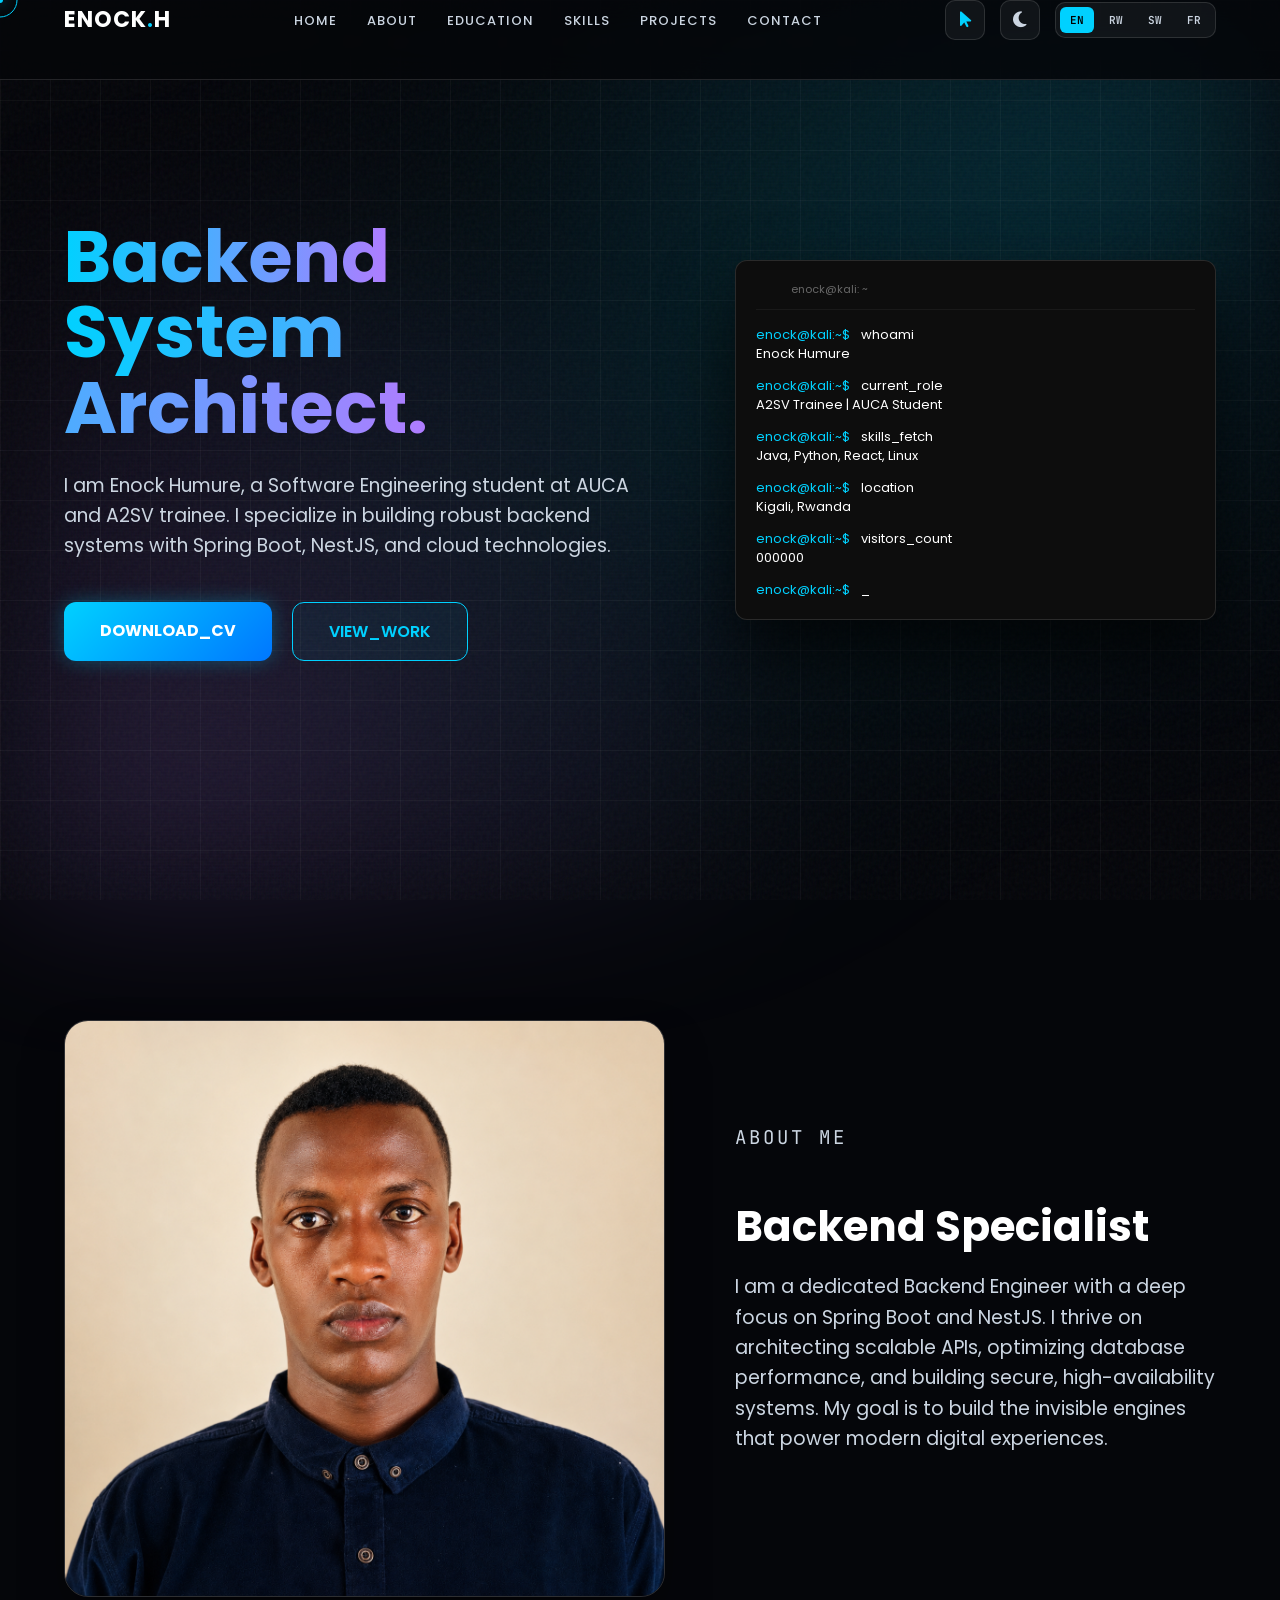
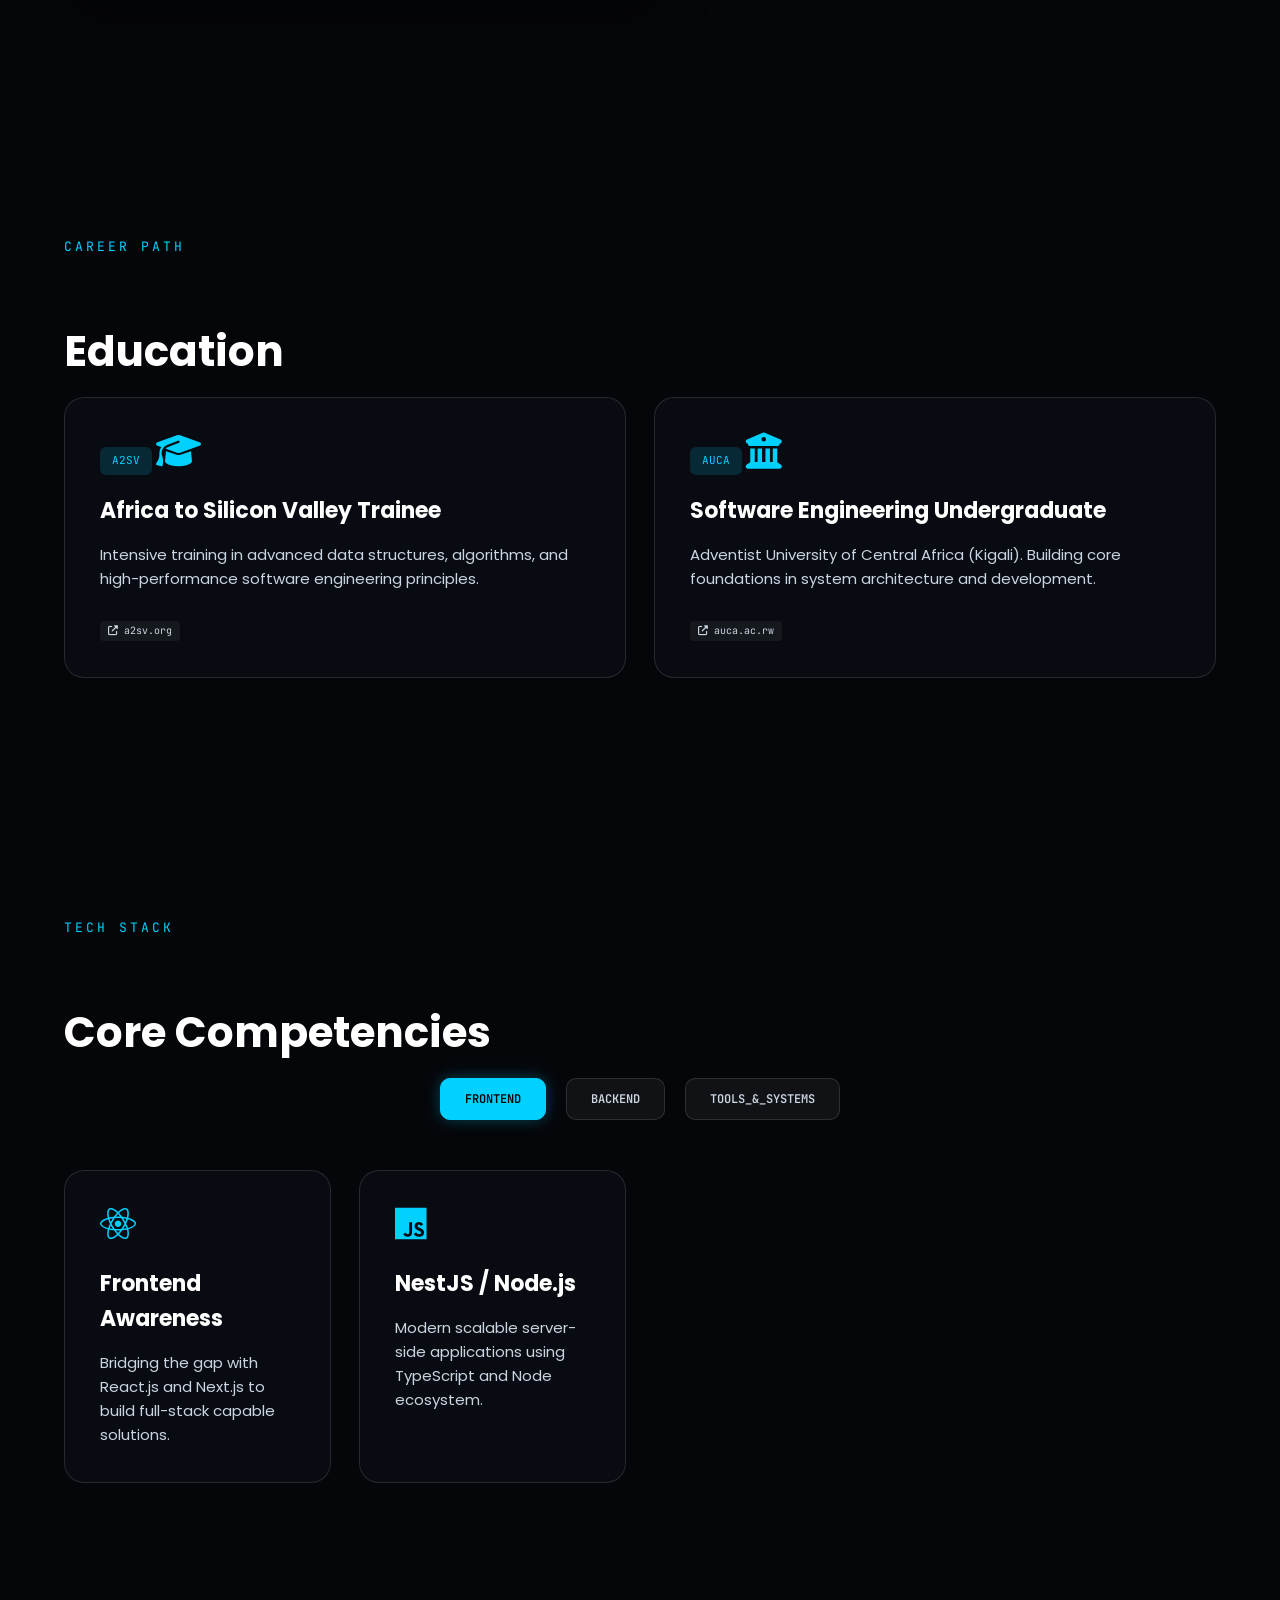
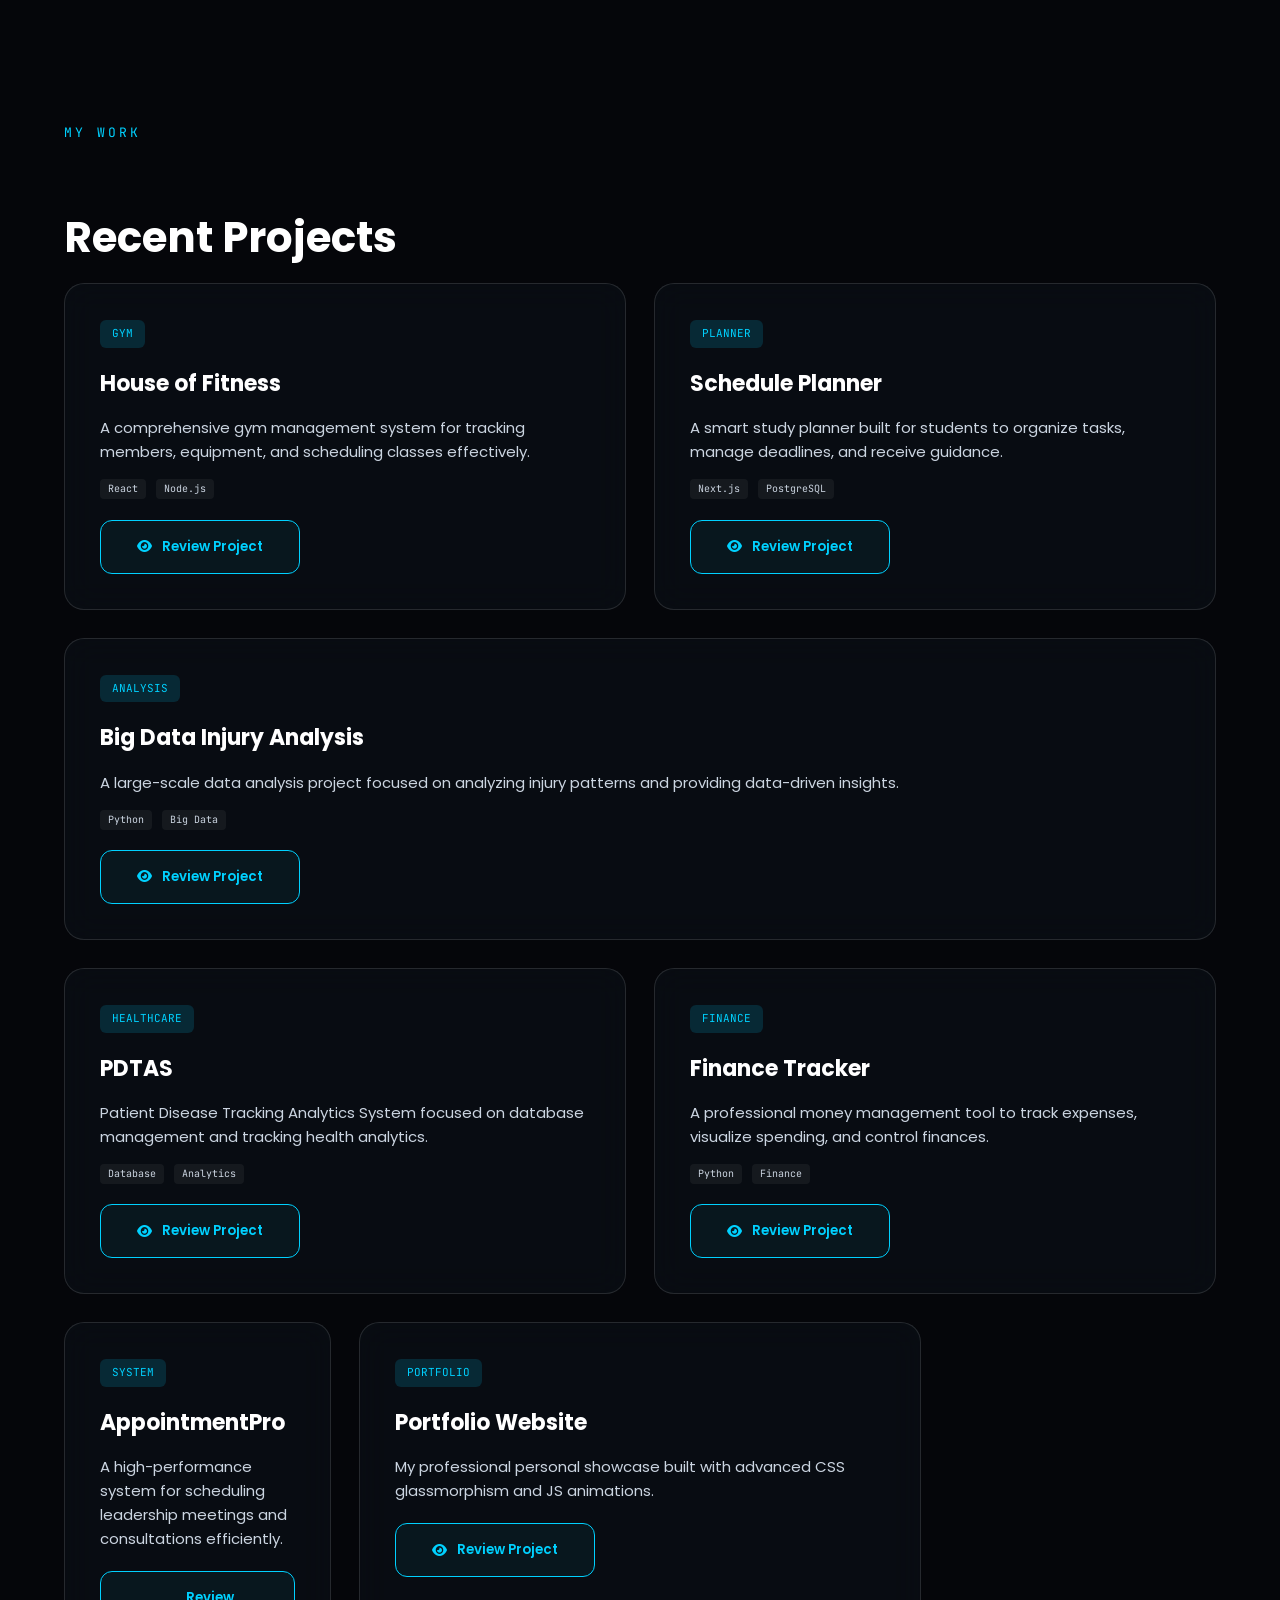
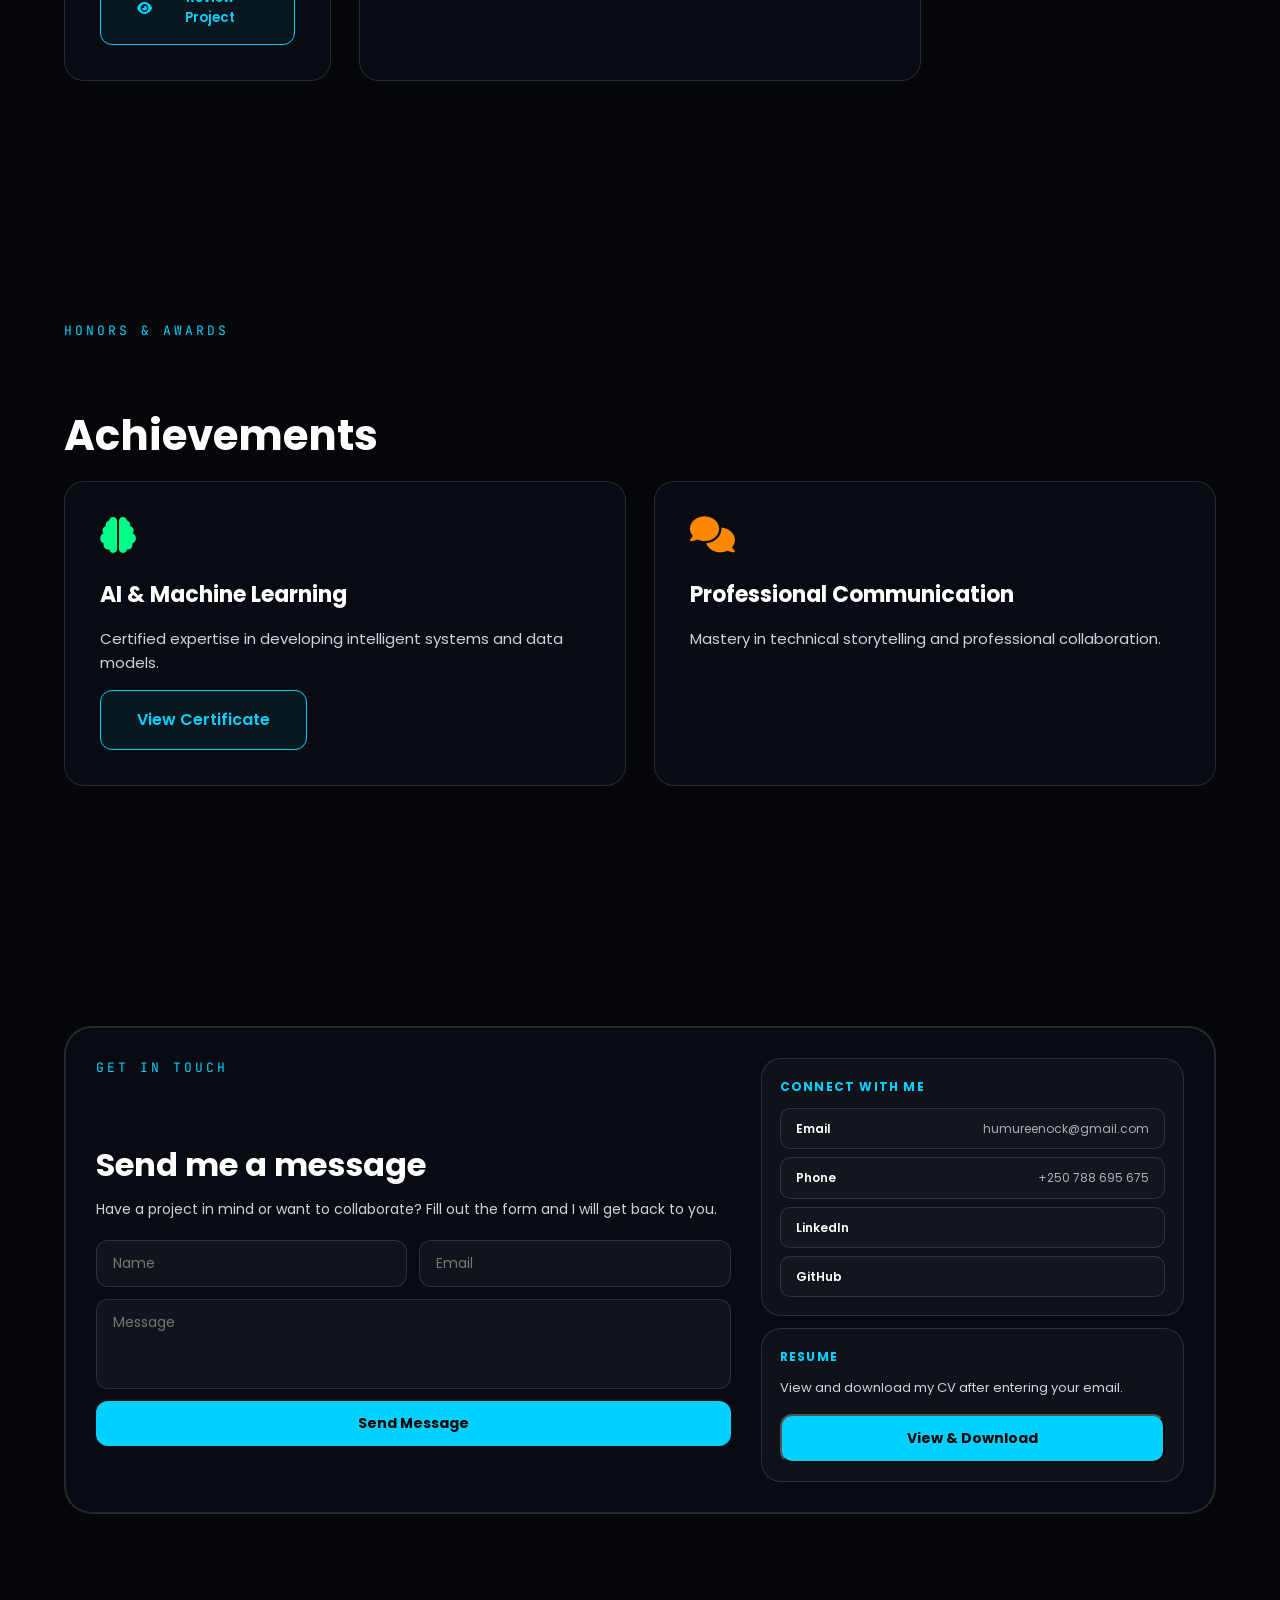
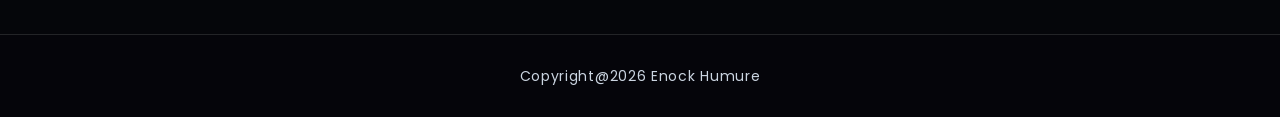
<file: index.html>
<!DOCTYPE html>
<html lang="en">
<head>
    <meta charset="UTF-8">
    <meta name="viewport" content="width=device-width, initial-scale=1.0">
    <title>Enock Humure | Software Engineer & A2SV Trainee</title>
    <!-- Google Fonts -->
    <link href="https://fonts.googleapis.com/css2?family=Poppins:wght@400;500;600;700&family=JetBrains+Mono:wght@400;500&display=swap" rel="stylesheet">
    <!-- Font Awesome -->
    <link rel="stylesheet" href="https://cdnjs.cloudflare.com/ajax/libs/font-awesome/6.4.0/css/all.min.css">
    <link rel="stylesheet" href="style.css">
</head>
<body data-theme="dark">

    <!-- Background Layers -->
    <div class="bg-mesh"></div>
    <div class="bg-grid"></div>
    <div class="bg-scanlines"></div>
    <div class="bg-noise"></div>

    <!-- Custom Cursor -->
    <div class="cursor-dot"></div>
    <div class="cursor-ring"></div>

    <!-- Header -->
    <header>
        <div class="container">
            <nav>
                <div class="logo">ENOCK<span>.</span>H</div>
                <ul class="nav-links">
                    <li><a href="#home" data-i18n="nav_home">Home</a></li>
                    <li><a href="#about" data-i18n="nav_about">About</a></li>
                    <li><a href="#education" data-i18n="nav_education">Education</a></li>
                    <li><a href="#skills" data-i18n="nav_skills">Skills</a></li>
                    <li><a href="#projects" data-i18n="nav_projects">Projects</a></li>
                    <li><a href="#contact" data-i18n="nav_contact">Contact</a></li>
                </ul>
                <div class="nav-controls">
                    <!-- Cursor Toggle -->
                    <button class="theme-toggle" id="cursor-toggle" title="Toggle Custom Cursor">
                        <i class="fas fa-mouse-pointer"></i>
                    </button>
                    <!-- Mobile Menu Toggle -->
                    <button class="mobile-menu-toggle" id="mobile-menu-toggle">
                        <i class="fas fa-bars"></i>
                    </button>
                    <!-- Theme Toggle -->
                    <button class="theme-toggle" id="theme-toggle" title="Toggle Theme">
                        <i class="fas fa-moon"></i>
                    </button>
                    <!-- Language Switcher -->
                    <div class="lang-switcher">
                        <button class="lang-btn active" data-lang="en">EN</button>
                        <button class="lang-btn" data-lang="rw">RW</button>
                        <button class="lang-btn" data-lang="sw">SW</button>
                        <button class="lang-btn" data-lang="fr">FR</button>
                    </div>
                </div>
            </nav>
        </div>
    </header>

    <!-- Hero Section -->
    <section class="hero" id="home">
        <div class="container">
            <div class="hero-grid">
                <div class="hero-text">
                    <h1><span data-i18n-span="hero_h1_span">Building</span> <span data-i18n-span="hero_h1_text">Digital Experiences.</span></h1>
                    <p data-i18n="hero_desc">I am Enock Humure, a Software Engineering student at AUCA and A2SV trainee, crafting high-performance digital solutions.</p>
                    <div class="hero-buttons">
                        <a href="Enock_Humure_CV_.pdf" class="btn-primary engineering-btn" id="cv-download-btn" data-i18n="btn_cv">DOWNLOAD_CV.pdf</a>
                        <a href="#projects" class="btn-secondary" data-i18n="btn_work">VIEW_WORK</a>
                    </div>
                </div>
                <div class="hero-visual">
                    <!-- Linux-Style Terminal Widget -->
                    <div class="terminal-widget">
                        <div class="terminal-header">
                            <div class="dot red"></div>
                            <div class="dot yellow"></div>
                            <div class="dot green"></div>
                            <span class="terminal-title">enock@kali: ~</span>
                        </div>
                        <div class="terminal-body" id="terminal-text">
                            <p><span class="prompt">enock@kali:~$</span> whoami</p>
                            <p class="term-out">Enock Humure</p>
                            <p><span class="prompt">enock@kali:~$</span> current_role</p>
                            <p class="term-out">A2SV Trainee | AUCA Student</p>
                            <p><span class="prompt">enock@kali:~$</span> skills_fetch</p>
                            <p class="term-out">Java, Python, React, Linux</p>
                            <p><span class="prompt">enock@kali:~$</span> location</p>
                            <p class="term-out">Kigali, Rwanda</p>
                            <p><span class="prompt">enock@kali:~$</span> visitors_count</p>
                            <p class="term-out" id="visit-counter">000000</p>
                            <p><span class="prompt">enock@kali:~$</span> <span id="cursor-blink">_</span></p>
                        </div>
                    </div>
                </div>
            </div>
        </div>
    </section>

    <!-- About Section -->
    <section class="about" id="about">
        <div class="container">
            <div class="hero-grid">
                <div class="hero-visual">
                    <div class="img-tilt-container" style="background: rgba(255,255,255,0.05); border-radius: 24px;">
                        <div class="img-layer">
                            <img src="profile.jpg?v=1.1" alt="Enock Headshot" class="img-primary">
                            <img src="convention.jpg?v=1.1" alt="Enock Convention" class="img-secondary">
                        </div>
                    </div>
                </div>
                <div class="hero-text">
                    <p class="section-subtitle" data-i18n="about_subtitle">A Bit About Me</p>
                    <h2 class="section-title" data-i18n="about_title">Passion for Innovation</h2>
                    <p data-i18n="about_p">I am a dedicated software developer specialized in web development. I enjoy crafting functional, user-friendly applications while continuously exploring new technologies. My goal is to deliver high-quality solutions that make a meaningful impact.</p>
                </div>
            </div>
        </div>
    </section>

    <!-- Education Section -->
    <section class="education" id="education">
        <div class="container">
            <p class="section-subtitle" data-i18n="edu_subtitle">Career Path</p>
            <h2 class="section-title" data-i18n="edu_title">Education</h2>
            
            <div class="bento-grid">
                <div class="bento-card span-2">
                    <span class="badge">A2SV</span>
                    <i class="fas fa-graduation-cap card-icon"></i>
                    <h3 data-i18n="edu_a2sv_title">Africa to Silicon Valley Trainee</h3>
                    <p data-i18n="edu_a2sv_desc">Intensive training in advanced data structures, algorithms, and high-performance software engineering principles.</p>
                    <div style="margin-top: 15px;">
                        <a href="https://a2sv.org/" target="_blank" class="tech-tag" style="text-decoration: none;"><i class="fas fa-external-link-alt"></i> a2sv.org</a>
                    </div>
                </div>
                <div class="bento-card span-2">
                    <span class="badge">AUCA</span>
                    <i class="fas fa-university card-icon"></i>
                    <h3 data-i18n="edu_auca_title">Software Engineering Undergraduate</h3>
                    <p data-i18n="edu_auca_desc">Adventist University of Central Africa (Kigali). Building core foundations in system architecture and development.</p>
                    <div style="margin-top: 15px;">
                        <a href="https://auca.ac.rw/" target="_blank" class="tech-tag" style="text-decoration: none;"><i class="fas fa-external-link-alt"></i> auca.ac.rw</a>
                    </div>
                </div>
            </div>
        </div>
    </section>

    <!-- Skills Section -->
    <section class="skills" id="skills">
        <div class="container">
            <p class="section-subtitle" data-i18n="skills_subtitle">Tech Stack</p>
            <h2 class="section-title" data-i18n="skills_title">Core Competencies</h2>
            
            <!-- Category Tabs -->
            <div class="skills-tabs">
                <button class="skill-tab-btn active" data-category="frontend">FRONTEND</button>
                <button class="skill-tab-btn" data-category="backend">BACKEND</button>
                <button class="skill-tab-btn" data-category="tools">TOOLS_&_SYSTEMS</button>
            </div>

            <!-- Skills Containers -->
            <div class="skills-container active" id="skills-frontend">
                <div class="bento-grid">
                    <div class="bento-card">
                        <i class="fab fa-react card-icon"></i>
                        <h3 data-i18n="skills_frontend">Frontend Development</h3>
                        <p data-i18n="skills_frontend_p">Building high-performance web apps with React.js and Next.js.</p>
                    </div>
                    <div class="bento-card">
                        <i class="fab fa-js card-icon"></i>
                        <h3 data-i18n="skills_js">JavaScript</h3>
                        <p data-i18n="skills_js_p">Modern ES6+ logic and interactive UX components.</p>
                    </div>
                </div>
            </div>

            <div class="skills-container" id="skills-backend">
                <div class="bento-grid">
                    <div class="bento-card">
                        <i class="fab fa-java card-icon"></i>
                        <h3 data-i18n="skills_java">Java Programming</h3>
                        <p data-i18n="skills_java_p">Scalable backend systems and enterprise applications.</p>
                    </div>
                    <div class="bento-card">
                        <i class="fab fa-python card-icon"></i>
                        <h3 data-i18n="skills_python">Python Programming</h3>
                        <p data-i18n="skills_python_p">Developing scripts, automation, and data analysis tools.</p>
                    </div>
                    <div class="bento-card">
                        <i class="fas fa-server card-icon"></i>
                        <h3 data-i18n="skills_backend">Backend</h3>
                        <p data-i18n="skills_backend_p">Node.js, Express, and Nest.js frameworks.</p>
                    </div>
                    <div class="bento-card">
                        <i class="fas fa-database card-icon"></i>
                        <h3 data-i18n="skills_db">Databases</h3>
                        <p data-i18n="skills_db_p">PostgreSQL, MongoDB, and MySQL.</p>
                    </div>
                </div>
            </div>

            <div class="skills-container" id="skills-tools">
                <div class="bento-grid">
                    <div class="bento-card">
                        <i class="fab fa-git-alt card-icon"></i>
                        <h3 data-i18n="skills_git">Git & GitHub</h3>
                        <p data-i18n="skills_git_p">Professional version control, branch management, pull requests, and collaborative workflows.</p>
                    </div>
                    <div class="bento-card">
                        <i class="fab fa-linux card-icon"></i>
                        <h3 data-i18n="skills_linux">Linux Systems</h3>
                        <p data-i18n="skills_linux_p">Proficiency in terminal operations, shell scripting, and system administration.</p>
                    </div>
                    <div class="bento-card">
                        <i class="fas fa-code card-icon"></i>
                        <h3 data-i18n="skills_dsa">Algorithms & DSA</h3>
                        <p data-i18n="skills_dsa_p">Strong problem-solving skills in data structures and algorithms, honed through A2SV training.</p>
                    </div>
                </div>
            </div>
        </div>
    </section>

    <!-- Projects Section -->
    <section class="projects" id="projects">
        <div class="container">
            <p class="section-subtitle" data-i18n="projects_subtitle">My Work</p>
            <h2 class="section-title" data-i18n="projects_title">Recent Projects</h2>

            <div class="bento-grid">
                <!-- Project 1: House of Fitness -->
                <div class="bento-card span-2">
                    <span class="badge">GYM</span>
                    <h3 data-i18n="proj1_title">House of Fitness</h3>
                    <p data-i18n="proj1_p">A comprehensive gym management system for tracking members, equipment, and scheduling classes effectively.</p>
                    <span class="tech-tag">React</span><span class="tech-tag">Node.js</span>
                    <div style="margin-top: 20px;">
                        <button class="btn-secondary open-project" data-project="proj1"><i class="fas fa-eye"></i> <span data-i18n="review_project">Review Project</span></button>
                    </div>
                </div>
                <!-- Project 2: Schedule Planner -->
                <div class="bento-card span-2">
                    <span class="badge">PLANNER</span>
                    <h3 data-i18n="proj2_title">Schedule Planner</h3>
                    <p data-i18n="proj2_p">A task management system that helps users organize their daily activities and plan their schedules efficiently.</p>
                    <span class="tech-tag">Next.js</span><span class="tech-tag">PostgreSQL</span>
                    <div style="margin-top: 20px;">
                        <button class="btn-secondary open-project" data-project="proj2"><i class="fas fa-eye"></i> <span data-i18n="review_project">Review Project</span></button>
                    </div>
                </div>
                <!-- Project 3: Big Data Injury Analysis -->
                <div class="bento-card span-4">
                    <span class="badge">ANALYSIS</span>
                    <h3 data-i18n="proj3_title">Big Data Injury Analysis</h3>
                    <p data-i18n="proj3_p">A large-scale data analysis project focused on analyzing injury patterns and providing data-driven insights for safety improvements.</p>
                    <span class="tech-tag">Python</span><span class="tech-tag">Big Data</span>
                    <div style="margin-top: 20px;">
                        <button class="btn-secondary open-project" data-project="proj3"><i class="fas fa-eye"></i> <span data-i18n="review_project">Review Project</span></button>
                    </div>
                </div>
                <!-- Project 4: PDTAS -->
                <div class="bento-card span-2">
                    <span class="badge">HEALTHCARE</span>
                    <h3 data-i18n="proj4_title">PDTAS</h3>
                    <p data-i18n="proj4_p">Patient Disease Tracking Analytics System focused on database management and tracking health analytics.</p>
                    <span class="tech-tag">Database</span><span class="tech-tag">Analytics</span>
                    <div style="margin-top: 20px;">
                        <button class="btn-secondary open-project" data-project="proj4"><i class="fas fa-eye"></i> <span data-i18n="review_project">Review Project</span></button>
                    </div>
                </div>
                <!-- Project 5: Personal Tracker Finances -->
                <div class="bento-card span-2">
                    <span class="badge">FINANCE</span>
                    <h3 data-i18n="proj8_title">Home Budget Manager</h3>
                    <p data-i18n="proj8_p">Helping users manage household budgets and track expenses with detailed visual reports.</p>
                    <span class="tech-tag">Python</span><span class="tech-tag">Finance</span>
                    <div style="margin-top: 20px;">
                        <button class="btn-secondary open-project" data-project="proj8"><i class="fas fa-eye"></i> <span data-i18n="review_project">Review Project</span></button>
                    </div>
                </div>
                <!-- Project 6: Appointment System -->
                <div class="bento-card">
                    <span class="badge">SYSTEM</span>
                    <h3 data-i18n="proj_appointment_title">Appointment System</h3>
                    <p data-i18n="proj_appointment_p">Web-based system for booking appointments with company leaders efficiently.</p>
                    <div style="margin-top: 20px;">
                        <button class="btn-secondary open-project" data-project="proj_appointment"><i class="fas fa-eye"></i> <span data-i18n="review_project">Review Project</span></button>
                    </div>
                </div>
                <!-- Project 7: Portfolio Website -->
                <div class="bento-card span-2">
                    <span class="badge">PORTFOLIO</span>
                    <h3 data-i18n="proj9_title">Portfolio Website</h3>
                    <p data-i18n="proj9_p">My professional personal showcase built with advanced CSS glassmorphism and JS animations.</p>
                    <div style="margin-top: 20px;">
                        <button class="btn-secondary open-project" data-project="proj9"><i class="fas fa-eye"></i> <span data-i18n="review_project">Review Project</span></button>
                    </div>
                </div>
            </div>
        </div>
    </section>


    <!-- Honors Section -->
    <section class="honors" id="honors">
        <div class="container">
            <p class="section-subtitle" data-i18n="honors_subtitle">Honors & Awards</p>
            <h2 class="section-title" data-i18n="honors_title">Achievements</h2>
            
            <div class="bento-grid">
                <div class="bento-card span-2">
                    <i class="fas fa-brain card-icon" style="color: #00FF88;"></i>
                    <h3 data-i18n="honor4_title">AI & Machine Learning</h3>
                    <p data-i18n="honor4_desc">Certified expertise in developing intelligent systems and data models.</p>
                    <a href="certificate-ai-ml.pdf" class="btn-secondary" style="margin-top: 15px; display: inline-block;" target="_blank" data-i18n="view_cert"><i class="fas fa-file-pdf"></i> View Certificate</a>
                </div>
                <div class="bento-card span-2">
                    <i class="fas fa-comments card-icon" style="color: #FF8800;"></i>
                    <h3 data-i18n="honor5_title">Professional Communication</h3>
                    <p data-i18n="honor5_desc">Mastery in technical storytelling and professional collaboration.</p>
                </div>
            </div>
        </div>
    </section>

    <!-- Contact Section -->
    <section class="contact" id="contact">
        <div class="container">
            <div class="contact-wrapper">
                <div class="contact-panel">
                    <div class="contact-section-copy">
                        <p class="section-subtitle" data-i18n="contact_subtitle">Get In Touch</p>
                        <h2 data-i18n="contact_heading">Send me a message</h2>
                        <p class="contact-intro" data-i18n="contact_intro">
                            Have a project in mind or want to collaborate? Fill out the form and I will get back to you.
                        </p>
                    </div>
                    <div class="contact-form">
                        <div id="form-success" data-i18n="form_success" style="display: none; color: var(--accent-blue); margin-bottom: 20px; font-weight: 600;">Message sent successfully! Enock will get back to you soon.</div>
                        <div id="form-error" data-i18n="form_error" style="display: none; color: #ff4d4d; margin-bottom: 20px; font-weight: 600;">Oops! There was a problem sending your message.</div>

                        <form id="contact-form" action="https://formspree.io/f/xjgjgbgz" method="POST">
                            <div class="contact-form-group">
                                <input type="text" name="name" placeholder="Name" data-i18n="form_fn" required>
                                <input type="email" name="email" placeholder="Email" data-i18n="form_em" required>
                            </div>
                            <textarea name="message" rows="4" placeholder="Message" class="full" data-i18n="form_msg" required></textarea>
                            <button type="submit" class="btn-send full" id="submit-btn" data-i18n="form_btn">Send Message</button>
                        </form>
                    </div>
                </div>
                <div class="contact-side-panel">
                    <div class="contact-card">
                        <p class="contact-card-label" data-i18n="contact_connect_label">Connect with me</p>
                        <div class="contact-list">
                            <a href="mailto:humureenock@gmail.com" class="contact-list-item">
                                <span class="contact-list-key" data-i18n="contact_email_label">Email</span>
                                <span class="contact-list-value">humureenock@gmail.com</span>
                            </a>
                            <a href="tel:+250788695675" class="contact-list-item">
                                <span class="contact-list-key" data-i18n="contact_tel_label">Phone</span>
                                <span class="contact-list-value">+250 788 695 675</span>
                            </a>
                            <a href="https://www.linkedin.com/in/notnow134234?utm_source=share&utm_campaign=share_via&utm_content=profile&utm_medium=ios_app" target="_blank" rel="noopener noreferrer" class="contact-list-item">
                                <span class="contact-list-key">LinkedIn</span>
                            </a>
                            <a href="https://github.com/EnockHumure" target="_blank" rel="noopener noreferrer" class="contact-list-item">
                                <span class="contact-list-key">GitHub</span>
                            </a>
                        </div>
                    </div>
                    <div class="contact-card resume-card">
                        <p class="contact-card-label" data-i18n="contact_resume_label">Resume</p>
                        <p class="resume-card-copy" data-i18n="contact_resume_copy">View and download my CV after entering your email.</p>
                        <button type="button" class="btn-primary contact-resume-btn cv-download-trigger" data-i18n="contact_resume_btn">View &amp; Download</button>
                    </div>
                </div>
            </div>
        </div>
    </section>

    <footer>
        <div class="container">
            <p data-i18n="footer_copy">Copyright@2026 Enock Humure</p>
        </div>
    </footer>

    <!-- CV Download Modal -->
    <div id="cv-modal" class="modal">
        <div class="modal-content cv-modal-content">
            <span class="close-cv-modal close-modal">&times;</span>
            <div class="cv-modal-body">
                <p class="section-subtitle">CV Access</p>
                <h2 class="modal-title" data-i18n="cv_modal_title">Download CV</h2>
                <p class="cv-modal-copy" data-i18n="cv_modal_copy">Please enter your email before downloading CV.</p>
                <div id="cv-form-success" data-i18n="cv_form_success" class="cv-form-feedback" style="display: none;">Thanks. Your download is starting now.</div>
                <div id="cv-form-error" data-i18n="cv_form_error" class="cv-form-feedback cv-form-feedback-error" style="display: none;">I could not start the download. Please try again.</div>
                <form id="cv-form" action="https://formspree.io/f/xjgjgbgz" method="POST">
                    <input type="hidden" name="requestType" value="CV Download Request">
                    <input type="hidden" name="message" value="A visitor requested Enock Humure's CV.">
                    <input type="email" name="email" data-i18n="cv_modal_placeholder" placeholder="Enter your email" required>
                    <button type="submit" class="btn-primary cv-submit-btn" id="cv-submit-btn" data-i18n="cv_modal_submit">Continue to Download</button>
                </form>
            </div>
        </div>
    </div>

    <!-- Project Detail Modal -->
    <div id="project-modal" class="modal">
        <div class="modal-content project-modal-content">
            <span class="close-project-modal close-modal">&times;</span>
            <div id="project-details" class="project-details-body">
                <!-- Content injected by JS -->
            </div>
        </div>
    </div>

    <script src="script.js"></script>
</body>
</html>
</file>
<file: style.css>
/* ====================== RESET & BASE ====================== */
:root {
    /* Dark Mode (Default) */
    --bg-dark: #05060A;
    --bg-nav: rgba(5, 6, 10, 0.85);
    --bg-card: rgba(15, 20, 30, 0.45);
    --accent-blue: #00D1FF;
    --accent-kali: #2BB1FF;
    --accent-purple: #B07CFF;
    --text-primary: #FFFFFF;
    --text-secondary: #CBD5E1;
    --border-glass: rgba(255, 255, 255, 0.12);
    --font-main: 'Poppins', sans-serif;
    --font-mono: 'JetBrains Mono', monospace;
    --glass-blur: blur(16px);
}

[data-theme="light"] {
    --bg-dark: #F8FAFC;
    --bg-nav: rgba(248, 250, 252, 0.85);
    --bg-card: rgba(255, 255, 255, 0.7);
    --text-primary: #0F172A;
    --text-secondary: #475569;
    --border-glass: rgba(15, 23, 42, 0.08);
}

* {
    margin: 0;
    padding: 0;
    box-sizing: border-box;
    font-family: var(--font-main);
}

body {
    background: var(--bg-dark);
    color: var(--text-primary);
    line-height: 1.6;
    scroll-behavior: smooth;
    overflow-x: hidden;
    cursor: default; 
    transition: background 0.3s ease, color 0.3s ease;
}

/* ====================== CUSTOM CURSOR (MINIMAL) ====================== */
.cursor-dot {
    width: 6px;
    height: 6px;
    background: var(--accent-blue);
    border-radius: 50%;
    position: fixed;
    pointer-events: none;
    z-index: 10000;
    transform: translate(-50%, -50%);
    box-shadow: 0 0 15px var(--accent-blue);
}

.cursor-ring {
    width: 35px;
    height: 35px;
    border: 1.5px solid var(--accent-blue);
    border-radius: 50%;
    position: fixed;
    pointer-events: none;
    z-index: 9999;
    transform: translate(-50%, -50%);
    transition: width 0.2s, height 0.2s, border-color 0.2s, background-color 0.2s;
}

.cursor-ring.hover {
    width: 55px;
    height: 55px;
    background-color: rgba(0, 209, 255, 0.1);
    border-color: var(--accent-purple);
}

/* ====================== DYNAMIC BACKGROUND ====================== */
.bg-mesh {
    position: fixed;
    top: 0;
    left: 0;
    width: 100%;
    height: 100%;
    z-index: -4;
    background: 
        radial-gradient(circle at 85% 15%, rgba(0, 209, 255, 0.18), transparent 45%),
        radial-gradient(circle at 15% 85%, rgba(176, 124, 255, 0.18), transparent 45%),
        radial-gradient(circle at 50% 50%, rgba(0, 209, 255, 0.08), transparent 65%);
    filter: blur(80px);
    animation: mesh-float 22s infinite alternate ease-in-out;
}

@keyframes mesh-float {
    0% { transform: scale(1) translate(0, 0); }
    50% { transform: scale(1.15) translate(3%, 3%); }
    100% { transform: scale(1) translate(-3%, -3%); }
}

.bg-grid {
    position: fixed;
    top: 0;
    left: 0;
    width: 100%;
    height: 100%;
    z-index: -3;
    background-image: 
        linear-gradient(rgba(255, 255, 255, 0.04) 1px, transparent 1px),
        linear-gradient(90deg, rgba(255, 255, 255, 0.04) 1px, transparent 1px);
    background-size: 50px 50px;
    pointer-events: none;
}

.bg-scanlines {
    position: fixed;
    top: 0;
    left: 0;
    width: 100%;
    height: 100%;
    z-index: -2;
    background: linear-gradient(rgba(18, 16, 16, 0) 50%, rgba(0, 0, 0, 0.15) 50%), linear-gradient(90deg, rgba(255, 0, 0, 0.03), rgba(0, 255, 0, 0.01), rgba(0, 0, 255, 0.03));
    background-size: 100% 3px, 3px 100%;
    pointer-events: none;
    opacity: 0.4;
}

.bg-noise {
    position: fixed;
    top: 0;
    left: 0;
    width: 100%;
    height: 100%;
    z-index: -1;
    opacity: 0.04;
    pointer-events: none;
    background-image: url("data:image/svg+xml,%3Csvg viewBox='0 0 400 400' xmlns='http://www.w3.org/2000/svg'%3E%3Cfilter id='noiseFilter'%3E%3CfeTurbulence type='fractalNoise' baseFrequency='0.6' numOctaves='3' stitchTiles='stitch'/%3E%3C/filter%3E%3Crect width='100%25' height='100%25' filter='url(%23noiseFilter)'/%3E%3C/svg%3E");
}

.container {
    width: 90%;
    max-width: 1250px;
    margin: auto;
}

/* ====================== HEADER / NAVBAR ====================== */
header {
    position: fixed;
    top: 0;
    width: 100%;
    height: 80px;
    background: var(--bg-nav);
    backdrop-filter: var(--glass-blur);
    border-bottom: 1px solid var(--border-glass);
    z-index: 999;
}

nav {
    display: flex;
    justify-content: space-between;
    align-items: center;
    height: 100%;
}

.logo {
    font-size: 22px;
    font-weight: 700;
    color: var(--text-primary);
    letter-spacing: 1px;
}

.logo span {
    color: var(--accent-blue);
}

.nav-links {
    list-style: none;
    display: flex;
    gap: 30px;
}

.nav-links li a {
    text-decoration: none;
    font-size: 13px;
    color: var(--text-secondary);
    font-weight: 500;
    transition: 0.3s;
    text-transform: uppercase;
    letter-spacing: 1px;
}

.nav-links li a:hover {
    color: var(--accent-blue);
    text-shadow: 0 0 8px var(--accent-blue);
}

.nav-controls {
    display: flex;
    align-items: center;
    gap: 15px;
}

.theme-toggle {
    background: rgba(255, 255, 255, 0.05);
    border: 1px solid var(--border-glass);
    color: var(--text-secondary);
    width: 40px;
    height: 40px;
    border-radius: 10px;
    cursor: pointer;
    display: flex;
    align-items: center;
    justify-content: center;
    transition: 0.3s;
    font-size: 18px;
}

.theme-toggle:hover {
    color: var(--accent-blue);
    background: rgba(255, 255, 255, 0.1);
}

.lang-switcher {
    display: flex;
    gap: 5px;
    background: rgba(255, 255, 255, 0.05);
    padding: 4px;
    border-radius: 10px;
    border: 1px solid var(--border-glass);
}

.lang-btn {
    background: transparent;
    border: none;
    color: var(--text-secondary);
    font-family: var(--font-mono);
    font-size: 11px;
    font-weight: 600;
    padding: 6px 10px;
    cursor: pointer;
    border-radius: 6px;
    transition: 0.3s;
}

.lang-btn:hover { color: var(--accent-blue); }
.lang-btn.active {
    background: var(--accent-blue);
    color: #000;
}

/* ====================== HERO SECTION ====================== */
.hero {
    min-height: 100vh;
    display: flex;
    align-items: center;
    padding-top: 100px;
}

.hero-grid {
    display: grid;
    grid-template-columns: 1.25fr 1fr;
    gap: 70px;
    align-items: center;
}

.hero-text h1 {
    font-size: 72px;
    font-weight: 700;
    line-height: 1.05;
    margin-bottom: 25px;
}

.hero-text h1 span {
    background: linear-gradient(90deg, var(--accent-blue), var(--accent-purple));
    -webkit-background-clip: text;
    -webkit-text-fill-color: transparent;
}

.hero-text p {
    font-size: 19px;
    color: var(--text-secondary);
    margin-bottom: 40px;
}

.hero-buttons {
    display: flex;
    gap: 20px;
}

.btn-primary {
    padding: 16px 36px;
    background: var(--accent-blue);
    color: #000;
    border-radius: 12px;
    text-decoration: none;
    font-weight: 700;
    transition: 0.35s;
}

.btn-secondary {
    padding: 16px 36px;
    border: 1.5px solid var(--accent-blue);
    background: rgba(0, 209, 255, 0.05);
    color: var(--accent-blue);
    border-radius: 12px;
    text-decoration: none;
    font-weight: 600;
    cursor: pointer;
    display: inline-flex;
    align-items: center;
    gap: 10px;
    transition: all 0.35s cubic-bezier(0.4, 0, 0.2, 1);
}

.btn-secondary:hover { 
    transform: translateY(-4px); 
    background: var(--accent-blue);
    color: #000;
    box-shadow: 0 0 20px rgba(0, 209, 255, 0.4);
}

/* Engineering-Style CV Button */
.engineering-btn {
    background: linear-gradient(135deg, #00D1FF, #0077FF) !important;
    color: #FFF !important;
    border: none !important;
    position: relative;
    overflow: hidden;
    box-shadow: 0 0 20px rgba(0, 209, 255, 0.3);
}

.engineering-btn::after {
    content: "";
    position: absolute;
    top: 0;
    left: -100%;
    width: 100%;
    height: 100%;
    background: linear-gradient(90deg, transparent, rgba(255,255,255,0.2), transparent);
    transition: 0.5s;
}

.engineering-btn:hover::after {
    left: 100%;
}

/* Interactive Dual Image Profile */
.img-tilt-container {
    perspective: 1000px;
    width: 100%;
    position: relative;
}

.img-layer {
    width: 100%;
    border-radius: 24px;
    border: 1.5px solid var(--border-glass);
    transition: transform 0.1s ease-out;
    transform-style: preserve-3d;
    position: relative;
    overflow: hidden;
    box-shadow: 0 25px 50px -12px rgba(0, 0, 0, 0.5);
}

.img-primary {
    display: block;
    width: 100%;
    transition: opacity 0.5s ease;
}

.img-secondary {
    position: absolute;
    top: 0;
    left: 0;
    width: 100%;
    height: 100%;
    object-fit: cover;
    object-position: top center;
    opacity: 0;
    transition: opacity 0.5s ease;
}

.img-tilt-container:hover .img-secondary { opacity: 1; }
.img-tilt-container:hover .img-primary { opacity: 0; }

/* Linux-Style Terminal Widget */
.terminal-widget {
    background: #0D0D0D;
    border: 1.5px solid var(--border-glass);
    border-radius: 12px;
    padding: 20px;
    font-family: var(--font-mono);
    box-shadow: 0 35px 70px rgba(0,0,0,0.7);
}

.terminal-header {
    display: flex;
    gap: 10px;
    margin-bottom: 15px;
    align-items: center;
    border-bottom: 1px solid rgba(255, 255, 255, 0.05);
    padding-bottom: 10px;
}

.terminal-title {
    font-size: 11px;
    color: #666;
    margin-left: 5px;
}

.terminal-body {
    font-size: 13px;
    line-height: 1.5;
}

.prompt {
    color: var(--accent-blue);
    margin-right: 8px;
}

.term-out {
    color: #FFF;
    margin-bottom: 12px;
}

/* ====================== BENTO GRID ====================== */
section { padding: 120px 0; }
.section-title { font-size: 42px; font-weight: 700; margin-bottom: 12px; }
.section-subtitle { font-size: 13px; color: var(--accent-blue); font-family: var(--font-mono); text-transform: uppercase; margin-bottom: 60px; letter-spacing: 3px; }

.bento-grid {
    display: grid;
    grid-template-columns: repeat(4, 1fr);
    grid-auto-rows: minmax(200px, auto);
    gap: 28px;
}

.bento-card {
    background: var(--bg-card);
    backdrop-filter: var(--glass-blur);
    border: 1.5px solid var(--border-glass);
    border-radius: 20px;
    padding: 35px;
    transition: 0.4s ease;
}

.bento-card:hover {
    border-color: var(--accent-blue);
    transform: translateY(-8px);
}

.card-icon { font-size: 36px; margin-bottom: 24px; color: var(--accent-blue); }
.bento-card h3 { font-size: 22px; margin-bottom: 15px; }
.bento-card p { font-size: 15px; color: var(--text-secondary); }

.span-2 { grid-column: span 2; }
.span-4 { grid-column: span 4; }
.badge { display: inline-block; padding: 5px 12px; background: rgba(0, 209, 255, 0.15); color: var(--accent-blue); font-family: var(--font-mono); font-size: 11px; border-radius: 6px; margin-bottom: 18px; }
.tech-tag { display: inline-block; font-family: var(--font-mono); font-size: 10px; color: var(--text-secondary); margin-right: 10px; margin-top: 15px; padding: 2px 8px; background: rgba(255, 255, 255, 0.05); border-radius: 4px; }

/* ====================== SKILLS TABS ====================== */
.skills-tabs {
    display: flex;
    justify-content: center;
    gap: 20px;
    margin-bottom: 50px;
}

.skill-tab-btn {
    padding: 12px 24px;
    background: rgba(255, 255, 255, 0.05);
    border: 1.5px solid var(--border-glass);
    color: var(--text-secondary);
    border-radius: 10px;
    font-family: var(--font-mono);
    font-size: 12px;
    font-weight: 600;
    cursor: pointer;
    transition: all 0.3s ease;
}

.skill-tab-btn:hover {
    color: var(--accent-blue);
    border-color: var(--accent-blue);
    background: rgba(0, 209, 255, 0.05);
}

.skill-tab-btn.active {
    background: var(--accent-blue);
    color: #000;
    border-color: var(--accent-blue);
    box-shadow: 0 0 15px rgba(0, 209, 255, 0.3);
}

.skills-container {
    display: none;
    animation: fadeIn 0.5s ease;
}

.skills-container.active {
    display: block;
}

@keyframes fadeIn {
    from { opacity: 0; transform: translateY(10px); }
    to { opacity: 1; transform: translateY(0); }
}

@media (max-width: 768px) {
    .skills-tabs {
        flex-direction: column;
        align-items: stretch;
    }
}

/* ====================== MODAL BASE ====================== */
.modal {
    display: none;
    position: fixed;
    z-index: 2000;
    left: 0;
    top: 0;
    width: 100%;
    height: 100%;
    background-color: rgba(0, 0, 0, 0.9);
    backdrop-filter: blur(10px);
}

.modal-content {
    position: relative;
    margin: auto;
    top: 50%;
    transform: translateY(-50%);
    width: 80%;
    max-width: 900px;
    background: #000;
    border-radius: 16px;
    overflow: hidden;
    border: 1px solid var(--border-glass);
}

.close-modal {
    position: absolute;
    top: 15px;
    right: 25px;
    color: #fff;
    font-size: 35px;
    font-weight: bold;
    cursor: pointer;
    z-index: 2001;
    transition: 0.3s;
}

.close-modal:hover {
    color: var(--accent-blue);
}

/* ====================== CONTACT ====================== */
.contact-wrapper {
    background: var(--bg-card);
    backdrop-filter: var(--glass-blur);
    border: 2px solid var(--border-glass);
    border-radius: 28px;
    padding: 30px;
    display: grid;
    grid-template-columns: 1.2fr 0.8fr;
    gap: 30px;
    align-items: stretch;
}

.contact-panel {
    display: flex;
    flex-direction: column;
    gap: 20px;
}

.contact-section-copy h2 {
    font-size: 32px;
    margin-bottom: 8px;
}

.contact-intro {
    font-size: 14px;
    color: var(--text-secondary);
    margin-bottom: 0;
}

.contact-form form { 
    display: flex;
    flex-direction: column;
    gap: 12px; 
}

.contact-form-group {
    display: grid;
    grid-template-columns: 1fr 1fr;
    gap: 12px;
}

input, textarea { 
    background: rgba(255,255,255,0.04); 
    border: 1.5px solid var(--border-glass); 
    border-radius: 12px; 
    padding: 12px 16px; 
    color: var(--text-primary); 
    width: 100%; 
    font-size: 14px;
    transition: 0.3s; 
}

textarea { 
    min-height: 80px; 
    height: 90px;
    resize: none;
}

.btn-send { 
    padding: 12px; 
    background: var(--accent-blue); 
    color: #000; 
    font-weight: 700; 
    border: none; 
    border-radius: 12px; 
    cursor: pointer; 
    transition: 0.3s; 
    font-size: 14px; 
}

.contact-side-panel {
    display: flex;
    flex-direction: column;
    gap: 12px;
}

.contact-card {
    background: rgba(255,255,255,0.03);
    border: 1.5px solid var(--border-glass);
    border-radius: 20px;
    padding: 18px;
}

.contact-card-label {
    color: var(--accent-blue);
    font-size: 12px;
    font-weight: 700;
    letter-spacing: 0.1em;
    text-transform: uppercase;
    margin-bottom: 12px;
}

.contact-list {
    display: flex;
    flex-direction: column;
    gap: 8px;
}

.contact-list-item {
    display: flex;
    justify-content: space-between;
    align-items: center;
    padding: 10px 15px;
    border-radius: 10px;
    border: 1.2px solid var(--border-glass);
    background: rgba(255, 255, 255, 0.02);
    color: var(--text-primary);
    text-decoration: none;
    transition: all 0.3s ease;
}

.contact-list-item:hover {
    transform: translateX(5px);
    border-color: var(--accent-blue);
    background: rgba(0, 209, 255, 0.05);
}

.contact-list-key {
    font-size: 12px;
    font-weight: 600;
    color: var(--text-primary);
}

.contact-list-value {
    font-size: 12px;
    color: var(--text-secondary);
    opacity: 0.8;
}

.resume-card-copy {
    font-size: 13px;
    color: var(--text-secondary);
    margin-bottom: 15px;
}

.contact-resume-btn {
    width: 100%;
    padding: 12px;
    font-size: 14px;
}

/* ====================== FOOTER ====================== */
footer { padding: 30px 0; border-top: 1.5px solid var(--border-glass); background: rgba(5, 6, 10, 0.8); text-align: center; }

footer p { margin: 0; color: var(--text-secondary); font-size: 14px; letter-spacing: 0.05em; }

.footer-social a {
    color: var(--text-secondary);
    font-size: 24px;
    transition: color 0.25s ease, transform 0.25s ease;
}

.footer-social a:hover {
    color: var(--accent-blue);
    transform: translateY(-2px);
}

/* ====================== PROJECT MODAL ENHANCEMENTS ====================== */
.project-modal-content {
    background: var(--bg-dark);
    max-height: 90vh;
    overflow-y: auto;
    padding: 60px 40px;
    border: 2px solid var(--border-glass);
    box-shadow: 0 0 50px rgba(0, 209, 255, 0.1);
}

.cv-modal-content {
    background: var(--bg-dark);
    max-width: 560px;
    padding: 40px;
    border: 2px solid var(--border-glass);
    box-shadow: 0 0 50px rgba(0, 209, 255, 0.1);
}

.cv-modal-body {
    color: var(--text-primary);
}

.cv-modal-copy {
    color: var(--text-secondary);
    margin-bottom: 24px;
    font-size: 16px;
    line-height: 1.8;
}

.cv-modal-body form {
    display: grid;
    gap: 16px;
}

.cv-modal-body input {
    width: 100%;
    padding: 16px 18px;
    border-radius: 12px;
    border: 1.5px solid var(--border-glass);
    background: rgba(255, 255, 255, 0.05);
    color: var(--text-primary);
    font-size: 15px;
}

.cv-modal-body input:focus {
    outline: none;
    border-color: var(--accent-blue);
    box-shadow: 0 0 0 4px rgba(0, 209, 255, 0.08);
}

.cv-submit-btn {
    justify-content: center;
    border: none;
    cursor: pointer;
}

.cv-form-feedback {
    margin-bottom: 16px;
    color: #00FF88;
    font-weight: 600;
}

.cv-form-feedback-error {
    color: #ff6b6b;
}

.modal-title { font-size: 36px; margin-bottom: 20px; color: var(--accent-blue); }
.modal-desc { font-size: 18px; color: var(--text-secondary); margin-bottom: 40px; line-height: 1.8; }

.modal-info-grid {
    display: grid;
    grid-template-columns: 1.5fr 1fr;
    gap: 40px;
    margin-bottom: 50px;
}

.modal-features h3, .modal-tech h3 { 
    font-size: 14px; 
    text-transform: uppercase; 
    letter-spacing: 2px; 
    color: var(--accent-purple); 
    margin-bottom: 25px; 
}

.modal-features ul { list-style: none; }
.modal-features li { 
    margin-bottom: 15px; 
    display: flex; 
    align-items: center; 
    gap: 12px; 
    color: var(--text-secondary);
    font-size: 15px;
}

.modal-features li i { color: var(--accent-blue); font-size: 14px; }

.modal-tech .tech-tags { display: flex; flex-wrap: wrap; gap: 10px; }

.modal-footer {
    border-top: 1px solid var(--border-glass);
    padding-top: 30px;
    display: flex;
    justify-content: flex-start;
}

/* ====================== RESPONSIVE ====================== */
.mobile-menu-toggle {
    display: none;
    background: transparent;
    border: none;
    color: var(--text-primary);
    font-size: 24px;
    cursor: pointer;
}

@media (max-width: 1100px) { 
    .hero-text h1 { font-size: 58px; } 
    .bento-grid { grid-template-columns: repeat(2, 1fr); } 
    .span-4, .span-2 { grid-column: span 2; } 
}

@media (max-width: 992px) {
    .hero-grid { grid-template-columns: 1fr; text-align: center; }
    .hero-buttons { justify-content: center; }
    .hero-visual { order: -1; } /* Put terminal/image above text on mobile */
    
    .mobile-menu-toggle { display: block; }
    
    .nav-links {
        position: fixed;
        top: 80px;
        left: -100%;
        width: 100%;
        height: calc(100vh - 80px);
        background: var(--bg-nav);
        backdrop-filter: var(--glass-blur);
        flex-direction: column;
        align-items: center;
        padding-top: 50px;
        transition: 0.4s;
        z-index: 998;
    }
    
    .nav-links.active { left: 0; }
    
    .contact-wrapper { grid-template-columns: 1fr; padding: 40px; gap: 40px; }
    .contact-section-copy h2 { font-size: 40px; }

    .modal-info-grid { grid-template-columns: 1fr; gap: 30px; }
}

@media (max-width: 768px) {
    .hero-text h1 { font-size: 42px; }
    .section-title { font-size: 32px; }
    .bento-grid { grid-template-columns: 1fr; }
    .span-2, .span-4 { grid-column: span 1; }
    
    .contact-form form { grid-template-columns: 1fr; }
    .contact-form .full { grid-column: span 1; }
    .contact-section-copy h2 { font-size: 34px; }
    .contact-card { padding: 22px; }
    .contact-list-item { grid-template-columns: 1fr; gap: 6px; align-items: start; }
    .contact-list-value { white-space: normal; overflow: visible; text-overflow: clip; }
    
    .hero { padding-top: 80px; }
    .container { width: 92%; }

    .project-modal-content { padding: 40px 20px; width: 95%; }
    .modal-title { font-size: 28px; }
}

@media (max-width: 480px) {
    .hero-text h1 { font-size: 34px; }
    .hero-buttons { flex-direction: column; width: 100%; }
    .btn-primary, .btn-secondary { width: 100%; text-align: center; }
    .cursor-dot, .cursor-ring { display: none; } /* Disable custom cursor on touch devices */
    
    .terminal-widget { padding: 15px; font-size: 11px; }
    .terminal-body { font-size: 11px; }
}
</file>
